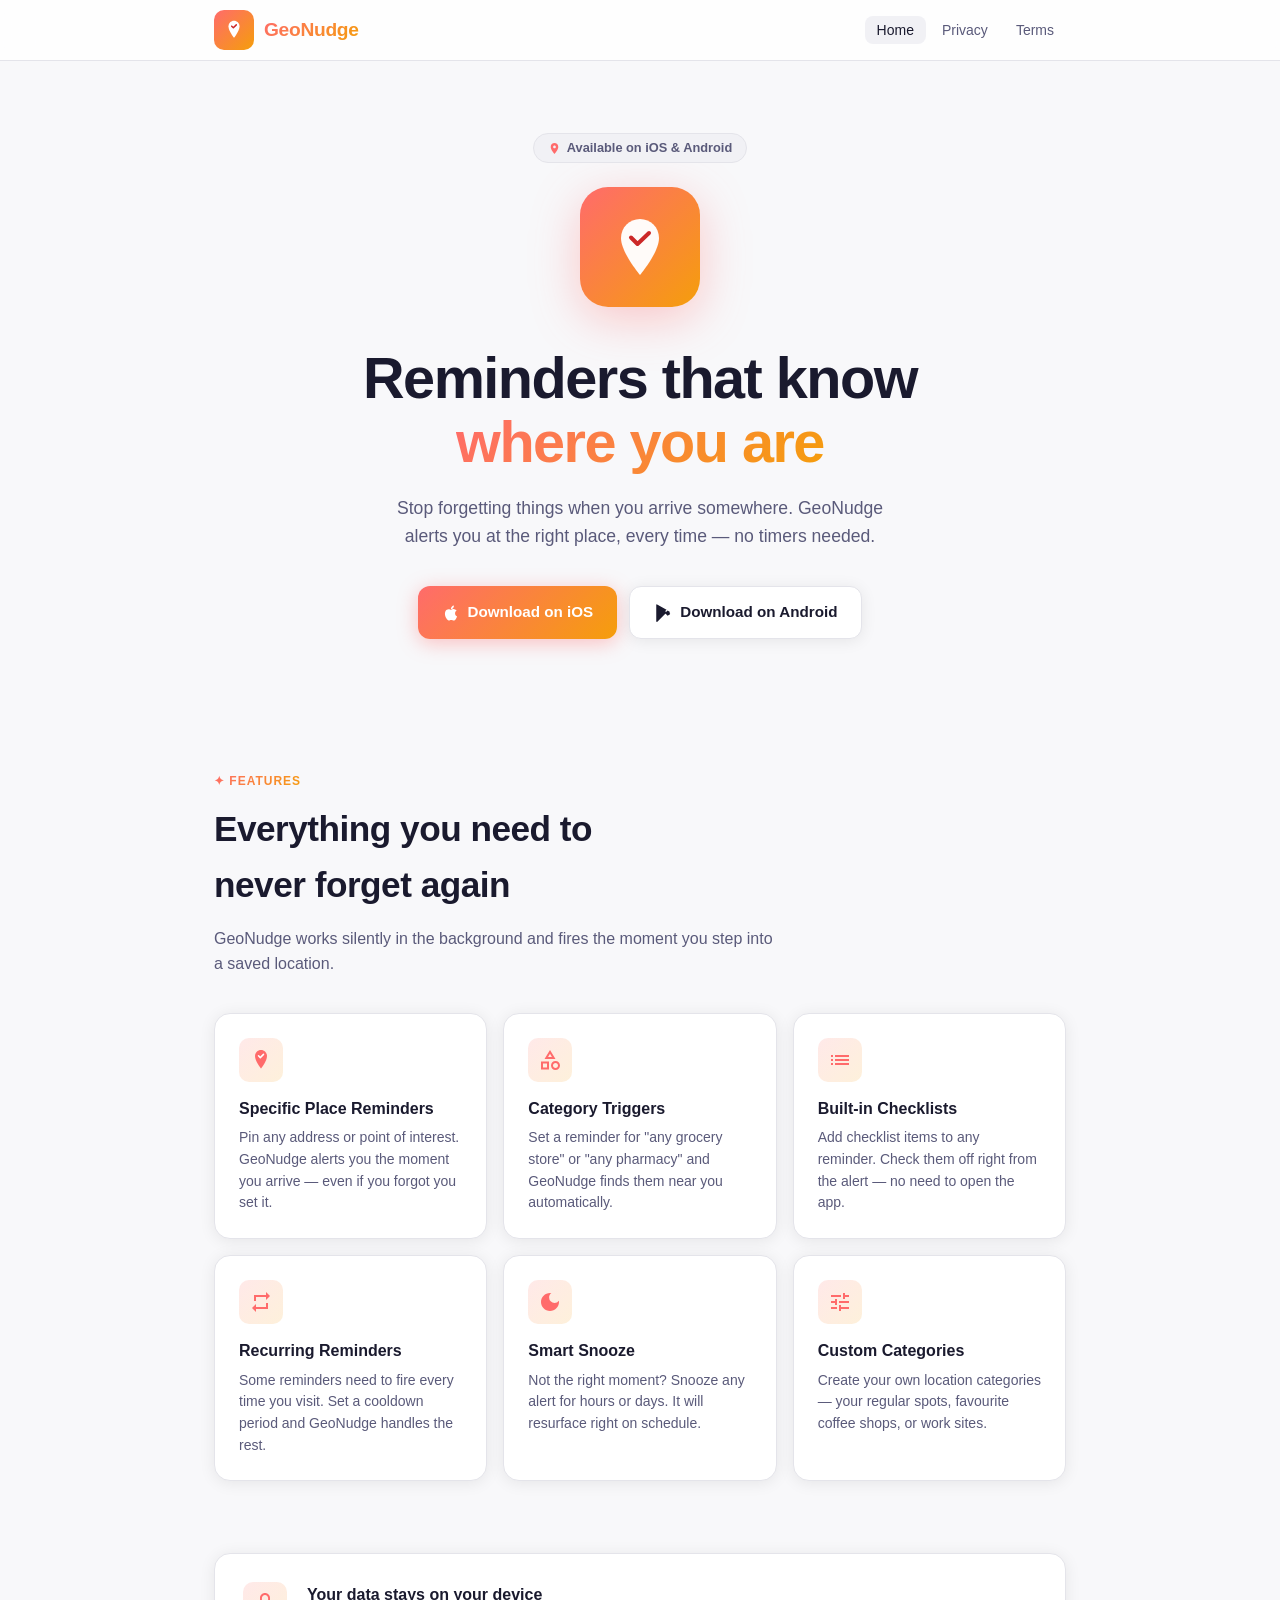
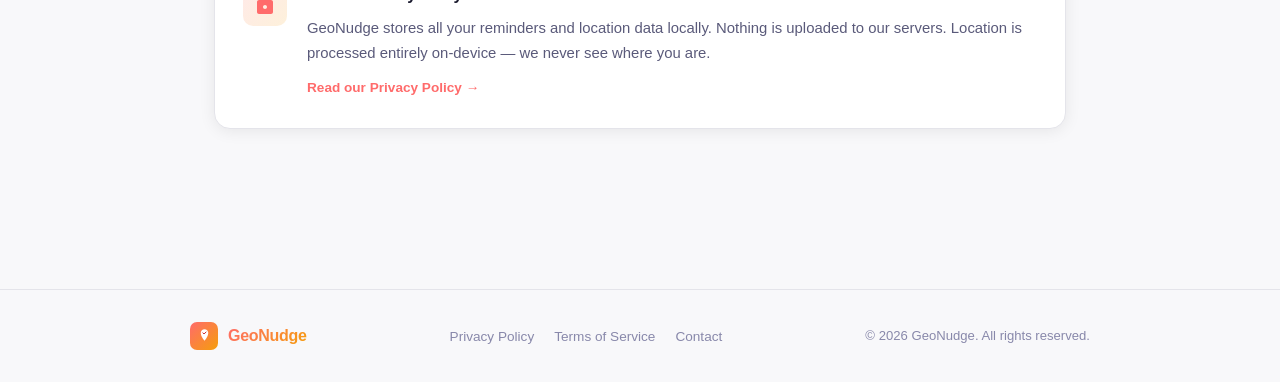
<file: index.html>
<!DOCTYPE html>
<html lang="en">
<head>
  <meta charset="UTF-8" />
  <meta name="viewport" content="width=device-width, initial-scale=1.0" />
  <title>GeoNudge — Location-Based Reminders</title>
  <meta name="description" content="GeoNudge reminds you of the right things at the right places. Set reminders tied to locations and never forget something again." />
  <link rel="stylesheet" href="style.css" />
  <link rel="icon" type="image/png" href="icon.png" />
</head>
<body>

<!-- ── Nav ──────────────────────────────────────────────────────────────── -->
<nav>
  <div class="nav-inner">
    <a href="index.html" class="logo">
      <div class="logo-icon">
        <!-- Pin + checkmark — matches new app icon -->
        <svg width="22" height="22" viewBox="0 0 24 24" fill="none">
          <path d="M12 2C8.69 2 6 4.69 6 8c0 5.5 6 12.5 6 12.5S18 13.5 18 8c0-3.31-2.69-6-6-6z" fill="white"/>
          <path d="M9.5 7.8l1.8 1.8 3.2-3.2" stroke="#CC2828" stroke-width="1.6" stroke-linecap="round" stroke-linejoin="round"/>
        </svg>
      </div>
      <span class="logo-name">GeoNudge</span>
    </a>
    <ul class="nav-links">
      <li><a href="index.html" class="active">Home</a></li>
      <li><a href="privacy.html">Privacy</a></li>
      <li><a href="terms.html">Terms</a></li>
    </ul>
  </div>
</nav>

<!-- ── Hero ─────────────────────────────────────────────────────────────── -->
<div class="page">
  <div class="hero">
    <div class="hero-badge">
      <svg width="13" height="13" viewBox="0 0 24 24" fill="#FF6B6B"><path d="M12 2C8.13 2 5 5.13 5 9c0 5.25 7 13 7 13s7-7.75 7-13c0-3.87-3.13-7-7-7zm0 9.5c-1.38 0-2.5-1.12-2.5-2.5s1.12-2.5 2.5-2.5 2.5 1.12 2.5 2.5-1.12 2.5-2.5 2.5z"/></svg>
      Available on iOS &amp; Android
    </div>

    <div class="app-icon-wrap">
      <!-- Large hero pin + checkmark -->
      <svg viewBox="0 0 64 64" fill="none" xmlns="http://www.w3.org/2000/svg">
        <path d="M32 4C21.5 4 13 12.5 13 23c0 14.5 19 37 19 37s19-22.5 19-37C51 12.5 42.5 4 32 4z" fill="white" opacity="0.97"/>
        <path d="M23 22.5l6.5 6.5 11.5-11" stroke="#CC2828" stroke-width="4" stroke-linecap="round" stroke-linejoin="round"/>
      </svg>
    </div>

    <h1>Reminders that know<br><span class="grad-text">where you are</span></h1>
    <p>Stop forgetting things when you arrive somewhere. GeoNudge alerts you at the right place, every time — no timers needed.</p>

    <div class="btn-group">
      <a href="#" class="btn btn-primary">
        <svg width="18" height="18" viewBox="0 0 24 24" fill="none"><path d="M18.71 19.5c-.83 1.24-1.71 2.45-3.05 2.47-1.34.03-1.77-.79-3.29-.79-1.53 0-2 .77-3.27.82-1.31.05-2.3-1.32-3.14-2.53C4.25 17 2.94 12.45 4.7 9.39c.87-1.52 2.43-2.48 4.12-2.51 1.28-.02 2.5.87 3.29.87.78 0 2.26-1.07 3.8-.91.65.03 2.47.26 3.64 1.98-.09.06-2.17 1.28-2.15 3.81.03 3.02 2.65 4.03 2.68 4.04-.03.07-.42 1.44-1.38 2.83M13 3.5c.73-.83 1.94-1.46 2.94-1.5.13 1.17-.34 2.35-1.04 3.19-.69.85-1.83 1.51-2.95 1.42-.15-1.15.41-2.35 1.05-3.11z" fill="white"/></svg>
        Download on iOS
      </a>
      <a href="#" class="btn btn-outline">
        <svg width="18" height="18" viewBox="0 0 24 24" fill="none"><path d="M3.18 23.76c.3.17.63.24.97.2l12.59-12.59L13.07 7.7 3.18 23.76zM20.9 10.24L18.1 8.62l-3.44 3.44 3.44 3.44 2.81-1.62c.8-.46.8-1.18-.01-1.64zM3 1.2v.01L13.07 11.3l3.67-3.67L4.14.83C3.76.6 3.34.57 3 .77V1.2zM3.18.24C3.07.3 3 .43 3 .59v22.82c0 .16.07.29.18.35l12.85-11.76L3.18.24z" fill="currentColor"/></svg>
        Download on Android
      </a>
    </div>
  </div>

  <!-- ── Features ─────────────────────────────────────────────────────────── -->
  <div class="section">
    <div class="section-label">✦ Features</div>
    <h2>Everything you need to<br>never forget again</h2>
    <p>GeoNudge works silently in the background and fires the moment you step into a saved location.</p>

    <div class="feature-grid">
      <div class="feature-card">
        <div class="feature-icon">
          <!-- Location pin with checkmark -->
          <svg width="24" height="24" viewBox="0 0 24 24" fill="none">
            <path d="M12 2C8.69 2 6 4.69 6 8c0 5.5 6 12.5 6 12.5S18 13.5 18 8c0-3.31-2.69-6-6-6z" fill="#FF6B6B"/>
            <path d="M9.5 7.8l1.8 1.8 3.2-3.2" stroke="white" stroke-width="1.5" stroke-linecap="round" stroke-linejoin="round"/>
          </svg>
        </div>
        <h3>Specific Place Reminders</h3>
        <p>Pin any address or point of interest. GeoNudge alerts you the moment you arrive — even if you forgot you set it.</p>
      </div>
      <div class="feature-card">
        <div class="feature-icon">
          <!-- Category grid -->
          <svg width="24" height="24" viewBox="0 0 24 24" fill="#FF6B6B">
            <path d="M12 2l-5.5 9h11L12 2zm0 3.84L13.93 9h-3.87L12 5.84zM17.5 13c-2.49 0-4.5 2.01-4.5 4.5S15.01 22 17.5 22 22 19.99 22 17.5 19.99 13 17.5 13zm0 7c-1.38 0-2.5-1.12-2.5-2.5s1.12-2.5 2.5-2.5 2.5 1.12 2.5 2.5-1.12 2.5-2.5 2.5zM3 21.5h8v-8H3v8zm2-6h4v4H5v-4z"/>
          </svg>
        </div>
        <h3>Category Triggers</h3>
        <p>Set a reminder for "any grocery store" or "any pharmacy" and GeoNudge finds them near you automatically.</p>
      </div>
      <div class="feature-card">
        <div class="feature-icon">
          <!-- Checklist -->
          <svg width="24" height="24" viewBox="0 0 24 24" fill="#FF6B6B">
            <path d="M3 13h2v-2H3v2zm0 4h2v-2H3v2zm0-8h2V7H3v2zm4 4h14v-2H7v2zm0 4h14v-2H7v2zM7 7v2h14V7H7z"/>
          </svg>
        </div>
        <h3>Built-in Checklists</h3>
        <p>Add checklist items to any reminder. Check them off right from the alert — no need to open the app.</p>
      </div>
      <div class="feature-card">
        <div class="feature-icon">
          <!-- Repeat arrows -->
          <svg width="24" height="24" viewBox="0 0 24 24" fill="#FF6B6B">
            <path d="M7 7h10v3l4-4-4-4v3H5v6h2V7zm10 10H7v-3l-4 4 4 4v-3h12v-6h-2v4z"/>
          </svg>
        </div>
        <h3>Recurring Reminders</h3>
        <p>Some reminders need to fire every time you visit. Set a cooldown period and GeoNudge handles the rest.</p>
      </div>
      <div class="feature-card">
        <div class="feature-icon">
          <!-- Bedtime moon -->
          <svg width="24" height="24" viewBox="0 0 24 24" fill="#FF6B6B">
            <path d="M12 3c-4.97 0-9 4.03-9 9s4.03 9 9 9 9-4.03 9-9c0-.46-.04-.92-.1-1.36a5.39 5.39 0 0 1-4.4 2.26 5.4 5.4 0 0 1-5.4-5.4c0-1.81.89-3.42 2.26-4.4-.44-.06-.9-.1-1.36-.1z"/>
          </svg>
        </div>
        <h3>Smart Snooze</h3>
        <p>Not the right moment? Snooze any alert for hours or days. It will resurface right on schedule.</p>
      </div>
      <div class="feature-card">
        <div class="feature-icon">
          <!-- Tune / sliders -->
          <svg width="24" height="24" viewBox="0 0 24 24" fill="#FF6B6B">
            <path d="M3 17v2h6v-2H3zM3 5v2h10V5H3zm10 16v-2h8v-2h-8v-2h-2v6h2zM7 9v2H3v2h4v2h2V9H7zm14 4v-2H11v2h10zm-6-4h2V7h4V5h-4V3h-2v6z"/>
          </svg>
        </div>
        <h3>Custom Categories</h3>
        <p>Create your own location categories — your regular spots, favourite coffee shops, or work sites.</p>
      </div>
    </div>
  </div>

  <!-- ── Privacy callout ───────────────────────────────────────────────────── -->
  <div class="section">
    <div class="feature-card" style="display:flex; gap:20px; align-items:flex-start; padding:28px;">
      <div style="flex-shrink:0; width:44px; height:44px; border-radius:10px; background:linear-gradient(135deg,rgba(255,107,107,.15),rgba(245,158,11,.15)); display:flex; align-items:center; justify-content:center;">
        <svg width="24" height="24" viewBox="0 0 24 24" fill="#FF6B6B">
          <path d="M18 8h-1V6c0-2.76-2.24-5-5-5S7 3.24 7 6v2H6c-1.1 0-2 .9-2 2v10c0 1.1.9 2 2 2h12c1.1 0 2-.9 2-2V10c0-1.1-.9-2-2-2zm-6 9c-1.1 0-2-.9-2-2s.9-2 2-2 2 .9 2 2-.9 2-2 2zm3.1-9H8.9V6c0-1.71 1.39-3.1 3.1-3.1 1.71 0 3.1 1.39 3.1 3.1v2z"/>
        </svg>
      </div>
      <div>
        <h3 style="margin-bottom:8px;">Your data stays on your device</h3>
        <p style="color:var(--text-2); font-size:.93rem; line-height:1.65;">
          GeoNudge stores all your reminders and location data locally. Nothing is uploaded to our servers. Location is processed entirely on-device — we never see where you are.
        </p>
        <a href="privacy.html" style="display:inline-block; margin-top:12px; font-size:.85rem; font-weight:600; color:var(--red); text-decoration:none;">Read our Privacy Policy →</a>
      </div>
    </div>
  </div>

</div><!-- /page -->

<!-- ── Footer ────────────────────────────────────────────────────────────── -->
<footer>
  <div class="footer-inner">
    <a href="index.html" class="logo">
      <div class="logo-icon" style="width:28px;height:28px;border-radius:7px;">
        <svg width="15" height="15" viewBox="0 0 24 24" fill="none">
          <path d="M12 2C8.69 2 6 4.69 6 8c0 5.5 6 12.5 6 12.5S18 13.5 18 8c0-3.31-2.69-6-6-6z" fill="white"/>
          <path d="M9.5 7.8l1.8 1.8 3.2-3.2" stroke="#CC2828" stroke-width="1.6" stroke-linecap="round" stroke-linejoin="round"/>
        </svg>
      </div>
      <span class="logo-name" style="font-size:1rem;">GeoNudge</span>
    </a>
    <ul class="footer-links">
      <li><a href="privacy.html">Privacy Policy</a></li>
      <li><a href="terms.html">Terms of Service</a></li>
      <li><a href="mailto:hello@geonudge.app">Contact</a></li>
    </ul>
    <p class="footer-copy">&copy; 2026 GeoNudge. All rights reserved.</p>
  </div>
</footer>

</body>
</html>
</file>
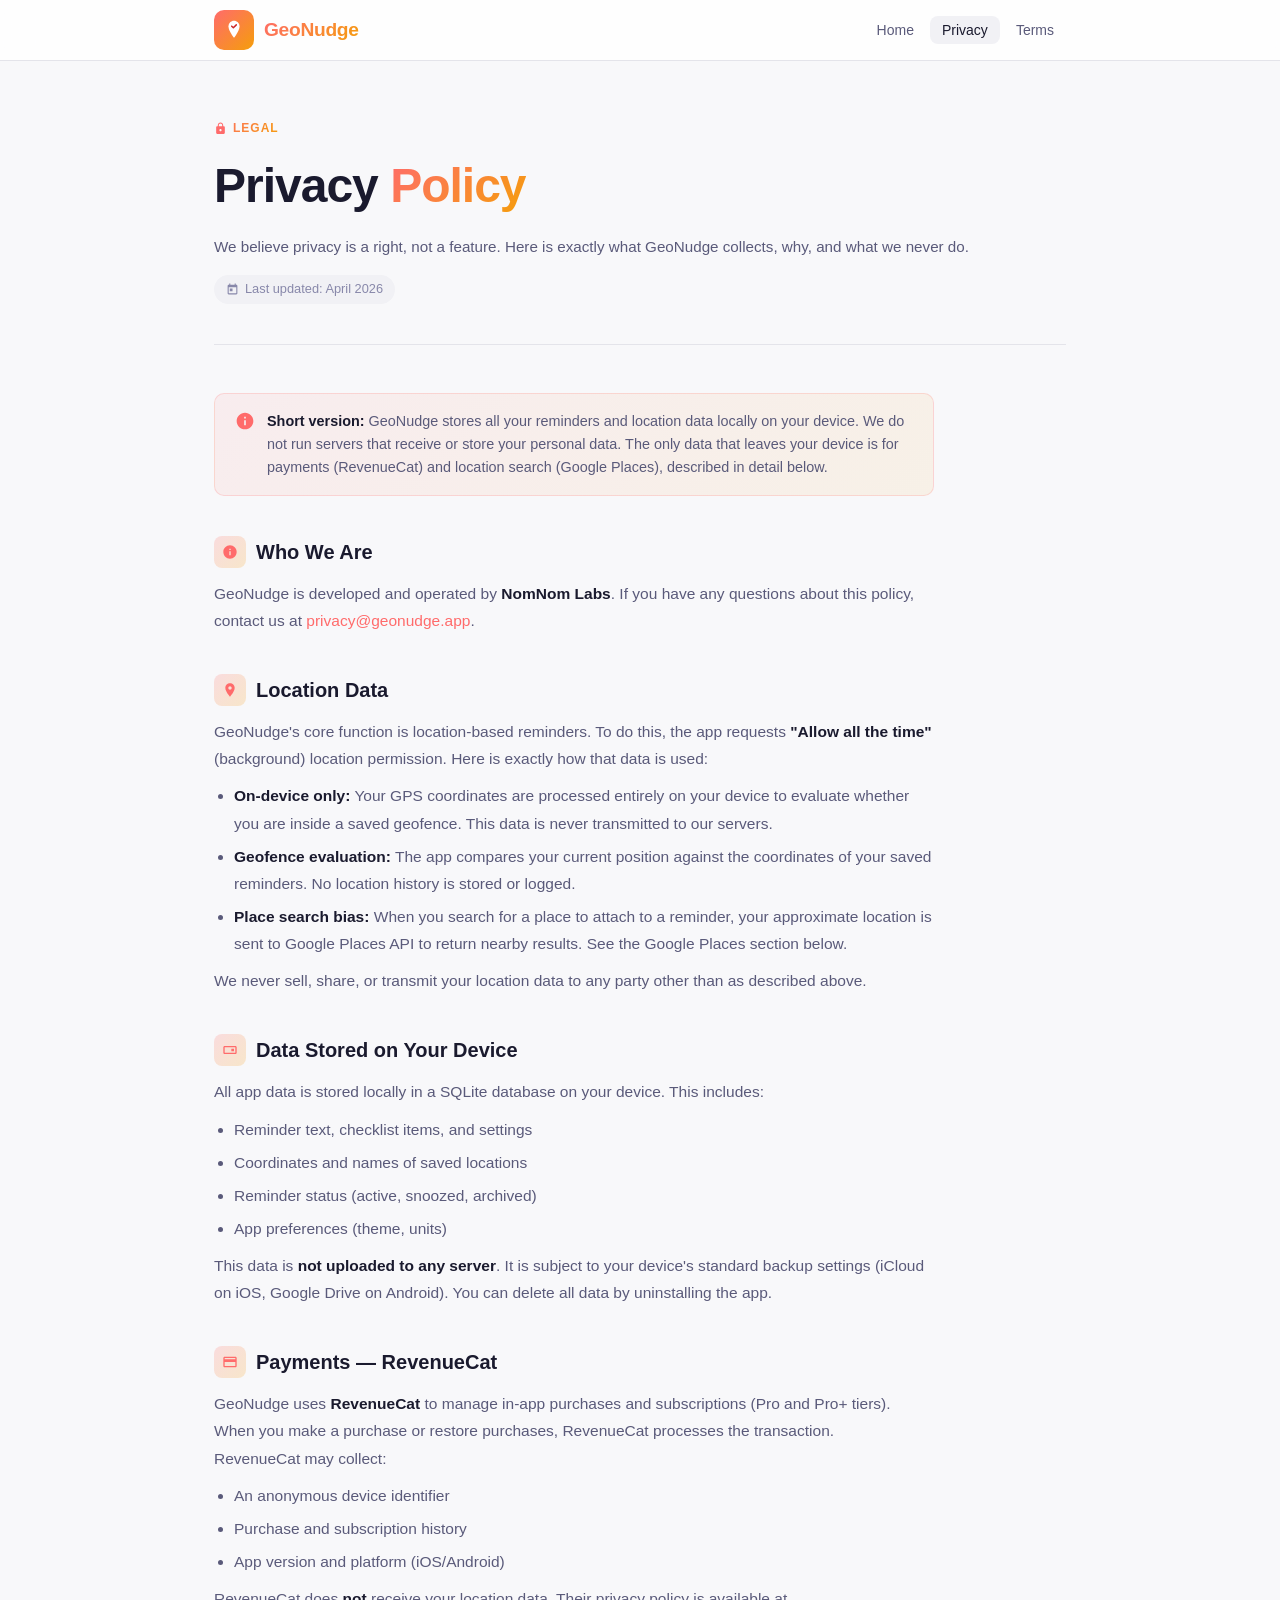
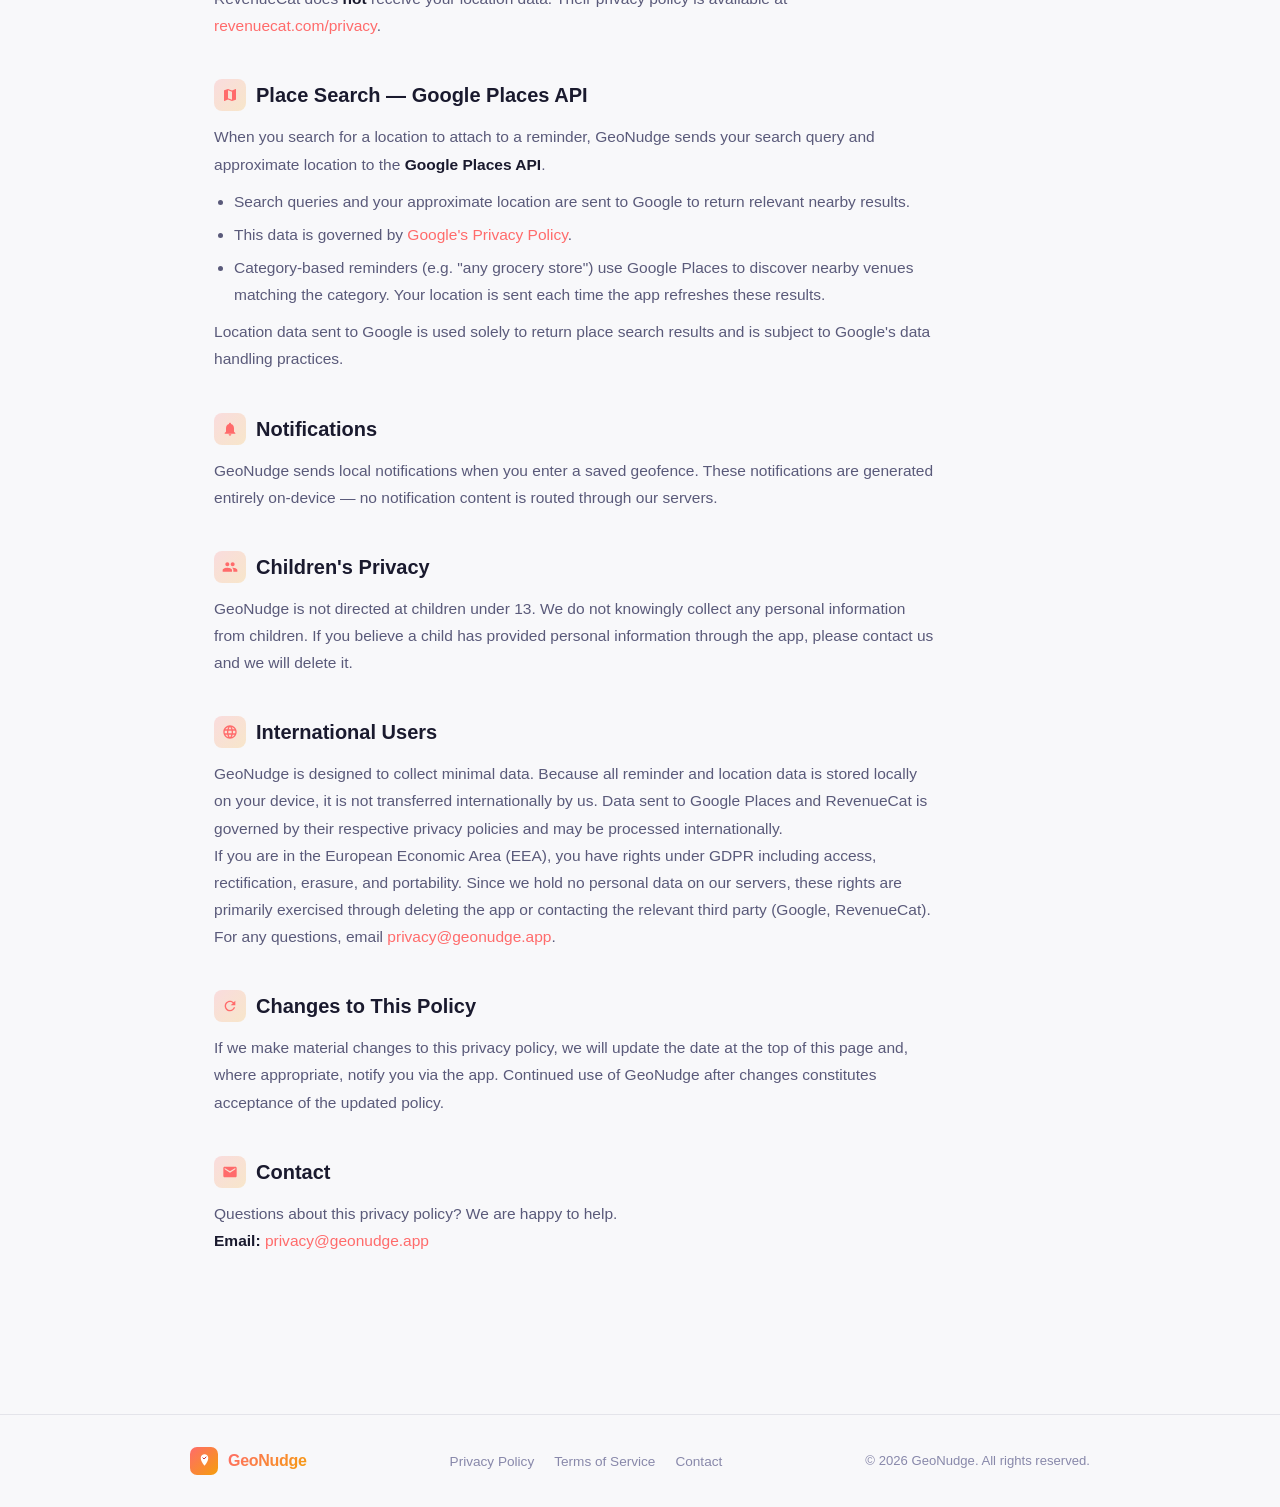
<file: privacy.html>
<!DOCTYPE html>
<html lang="en">
<head>
  <meta charset="UTF-8" />
  <meta name="viewport" content="width=device-width, initial-scale=1.0" />
  <title>Privacy Policy — GeoNudge</title>
  <meta name="description" content="GeoNudge Privacy Policy — how we handle your data, location information, and third-party services." />
  <link rel="stylesheet" href="style.css" />
  <link rel="icon" type="image/png" href="icon.png" />
</head>
<body>

<!-- ── Nav ──────────────────────────────────────────────────────────────── -->
<nav>
  <div class="nav-inner">
    <a href="index.html" class="logo">
      <div class="logo-icon">
        <svg width="22" height="22" viewBox="0 0 24 24" fill="none">
          <path d="M12 2C8.69 2 6 4.69 6 8c0 5.5 6 12.5 6 12.5S18 13.5 18 8c0-3.31-2.69-6-6-6z" fill="white"/>
          <path d="M9.5 7.8l1.8 1.8 3.2-3.2" stroke="#CC2828" stroke-width="1.6" stroke-linecap="round" stroke-linejoin="round"/>
        </svg>
      </div>
      <span class="logo-name">GeoNudge</span>
    </a>
    <ul class="nav-links">
      <li><a href="index.html">Home</a></li>
      <li><a href="privacy.html" class="active">Privacy</a></li>
      <li><a href="terms.html">Terms</a></li>
    </ul>
  </div>
</nav>

<!-- ── Content ───────────────────────────────────────────────────────────── -->
<div class="page">

  <div class="prose-hero">
    <div class="section-label">
      <svg width="13" height="13" viewBox="0 0 24 24" fill="#FF6B6B"><path d="M18 8h-1V6c0-2.76-2.24-5-5-5S7 3.24 7 6v2H6c-1.1 0-2 .9-2 2v10c0 1.1.9 2 2 2h12c1.1 0 2-.9 2-2V10c0-1.1-.9-2-2-2zm-6 9c-1.1 0-2-.9-2-2s.9-2 2-2 2 .9 2 2-.9 2-2 2zm3.1-9H8.9V6c0-1.71 1.39-3.1 3.1-3.1 1.71 0 3.1 1.39 3.1 3.1v2z"/></svg>
      Legal
    </div>
    <h1>Privacy <span class="grad-text">Policy</span></h1>
    <p>We believe privacy is a right, not a feature. Here is exactly what GeoNudge collects, why, and what we never do.</p>
    <div class="updated">
      <svg width="13" height="13" viewBox="0 0 24 24" fill="currentColor"><path d="M19 3h-1V1h-2v2H8V1H6v2H5c-1.11 0-2 .9-2 2v14c0 1.1.89 2 2 2h14c1.1 0 2-.9 2-2V5c0-1.1-.9-2-2-2zm0 16H5V8h14v11zM7 10h5v5H7z"/></svg>
      Last updated: April 2026
    </div>
  </div>

  <div class="prose">

    <div class="info-box">
      <span class="info-icon">
        <svg width="20" height="20" viewBox="0 0 24 24" fill="#FF6B6B"><path d="M12 2C6.48 2 2 6.48 2 12s4.48 10 10 10 10-4.48 10-10S17.52 2 12 2zm1 15h-2v-6h2v6zm0-8h-2V7h2v2z"/></svg>
      </span>
      <span><strong>Short version:</strong> GeoNudge stores all your reminders and location data locally on your device. We do not run servers that receive or store your personal data. The only data that leaves your device is for payments (RevenueCat) and location search (Google Places), described in detail below.</span>
    </div>

    <h2>
      <span class="h-icon">
        <svg width="16" height="16" viewBox="0 0 24 24" fill="#FF6B6B"><path d="M12 2C6.48 2 2 6.48 2 12s4.48 10 10 10 10-4.48 10-10S17.52 2 12 2zm1 15h-2v-6h2v6zm0-8h-2V7h2v2z"/></svg>
      </span>
      Who We Are
    </h2>
    <p>GeoNudge is developed and operated by <strong>NomNom Labs</strong>. If you have any questions about this policy, contact us at <a href="mailto:privacy@geonudge.app">privacy@geonudge.app</a>.</p>

    <h2>
      <span class="h-icon">
        <svg width="16" height="16" viewBox="0 0 24 24" fill="#FF6B6B"><path d="M12 2C8.13 2 5 5.13 5 9c0 5.25 7 13 7 13s7-7.75 7-13c0-3.87-3.13-7-7-7zm0 9.5c-1.38 0-2.5-1.12-2.5-2.5s1.12-2.5 2.5-2.5 2.5 1.12 2.5 2.5-1.12 2.5-2.5 2.5z"/></svg>
      </span>
      Location Data
    </h2>
    <p>GeoNudge's core function is location-based reminders. To do this, the app requests <strong>"Allow all the time"</strong> (background) location permission. Here is exactly how that data is used:</p>
    <ul>
      <li><strong>On-device only:</strong> Your GPS coordinates are processed entirely on your device to evaluate whether you are inside a saved geofence. This data is never transmitted to our servers.</li>
      <li><strong>Geofence evaluation:</strong> The app compares your current position against the coordinates of your saved reminders. No location history is stored or logged.</li>
      <li><strong>Place search bias:</strong> When you search for a place to attach to a reminder, your approximate location is sent to Google Places API to return nearby results. See the Google Places section below.</li>
    </ul>
    <p>We never sell, share, or transmit your location data to any party other than as described above.</p>

    <h2>
      <span class="h-icon">
        <svg width="16" height="16" viewBox="0 0 24 24" fill="#FF6B6B"><path d="M20 6H4c-1.1 0-2 .9-2 2v8c0 1.1.9 2 2 2h16c1.1 0 2-.9 2-2V8c0-1.1-.9-2-2-2zm0 10H4V8h16v8zm-2-2h-4v-4h4v4z"/></svg>
      </span>
      Data Stored on Your Device
    </h2>
    <p>All app data is stored locally in a SQLite database on your device. This includes:</p>
    <ul>
      <li>Reminder text, checklist items, and settings</li>
      <li>Coordinates and names of saved locations</li>
      <li>Reminder status (active, snoozed, archived)</li>
      <li>App preferences (theme, units)</li>
    </ul>
    <p>This data is <strong>not uploaded to any server</strong>. It is subject to your device's standard backup settings (iCloud on iOS, Google Drive on Android). You can delete all data by uninstalling the app.</p>

    <h2>
      <span class="h-icon">
        <svg width="16" height="16" viewBox="0 0 24 24" fill="#FF6B6B"><path d="M20 4H4c-1.11 0-2 .89-2 2v12c0 1.11.89 2 2 2h16c1.11 0 2-.89 2-2V6c0-1.11-.89-2-2-2zm0 14H4v-6h16v6zm0-10H4V6h16v2z"/></svg>
      </span>
      Payments — RevenueCat
    </h2>
    <p>GeoNudge uses <strong>RevenueCat</strong> to manage in-app purchases and subscriptions (Pro and Pro+ tiers). When you make a purchase or restore purchases, RevenueCat processes the transaction.</p>
    <p>RevenueCat may collect:</p>
    <ul>
      <li>An anonymous device identifier</li>
      <li>Purchase and subscription history</li>
      <li>App version and platform (iOS/Android)</li>
    </ul>
    <p>RevenueCat does <strong>not</strong> receive your location data. Their privacy policy is available at <a href="https://www.revenuecat.com/privacy" target="_blank" rel="noopener">revenuecat.com/privacy</a>.</p>

    <h2>
      <span class="h-icon">
        <svg width="16" height="16" viewBox="0 0 24 24" fill="#FF6B6B"><path d="M20.5 3l-.16.03L15 5.1 9 3 3.36 4.9c-.21.07-.36.25-.36.48V20.5c0 .28.22.5.5.5l.16-.03L9 18.9l6 2.1 5.64-1.9c.21-.07.36-.25.36-.48V3.5c0-.28-.22-.5-.5-.5zM15 19l-6-2.11V5l6 2.11V19z"/></svg>
      </span>
      Place Search — Google Places API
    </h2>
    <p>When you search for a location to attach to a reminder, GeoNudge sends your search query and approximate location to the <strong>Google Places API</strong>.</p>
    <ul>
      <li>Search queries and your approximate location are sent to Google to return relevant nearby results.</li>
      <li>This data is governed by <a href="https://policies.google.com/privacy" target="_blank" rel="noopener">Google's Privacy Policy</a>.</li>
      <li>Category-based reminders (e.g. "any grocery store") use Google Places to discover nearby venues matching the category. Your location is sent each time the app refreshes these results.</li>
    </ul>
    <p>Location data sent to Google is used solely to return place search results and is subject to Google's data handling practices.</p>

    <h2>
      <span class="h-icon">
        <svg width="16" height="16" viewBox="0 0 24 24" fill="#FF6B6B"><path d="M12 22c1.1 0 2-.9 2-2h-4c0 1.1.9 2 2 2zm6-6v-5c0-3.07-1.64-5.64-4.5-6.32V4c0-.83-.67-1.5-1.5-1.5s-1.5.67-1.5 1.5v.68C7.63 5.36 6 7.92 6 11v5l-2 2v1h16v-1l-2-2z"/></svg>
      </span>
      Notifications
    </h2>
    <p>GeoNudge sends local notifications when you enter a saved geofence. These notifications are generated entirely on-device — no notification content is routed through our servers.</p>

    <h2>
      <span class="h-icon">
        <svg width="16" height="16" viewBox="0 0 24 24" fill="#FF6B6B"><path d="M16 11c1.66 0 2.99-1.34 2.99-3S17.66 5 16 5c-1.66 0-3 1.34-3 3s1.34 3 3 3zm-8 0c1.66 0 2.99-1.34 2.99-3S9.66 5 8 5C6.34 5 5 6.34 5 8s1.34 3 3 3zm0 2c-2.33 0-7 1.17-7 3.5V19h14v-2.5c0-2.33-4.67-3.5-7-3.5zm8 0c-.29 0-.62.02-.97.05 1.16.84 1.97 1.97 1.97 3.45V19h6v-2.5c0-2.33-4.67-3.5-7-3.5z"/></svg>
      </span>
      Children's Privacy
    </h2>
    <p>GeoNudge is not directed at children under 13. We do not knowingly collect any personal information from children. If you believe a child has provided personal information through the app, please contact us and we will delete it.</p>

    <h2>
      <span class="h-icon">
        <svg width="16" height="16" viewBox="0 0 24 24" fill="#FF6B6B"><path d="M11.99 2C6.47 2 2 6.48 2 12s4.47 10 9.99 10C17.52 22 22 17.52 22 12S17.52 2 11.99 2zm6.93 6h-2.95c-.32-1.25-.78-2.45-1.38-3.56 1.84.63 3.37 1.91 4.33 3.56zM12 4.04c.83 1.2 1.48 2.53 1.91 3.96h-3.82c.43-1.43 1.08-2.76 1.91-3.96zM4.26 14C4.1 13.36 4 12.69 4 12s.1-1.36.26-2h3.38c-.08.66-.14 1.32-.14 2s.06 1.34.14 2H4.26zm.82 2h2.95c.32 1.25.78 2.45 1.38 3.56-1.84-.63-3.37-1.9-4.33-3.56zm2.95-8H5.08c.96-1.66 2.49-2.93 4.33-3.56C8.81 5.55 8.35 6.75 8.03 8zM12 19.96c-.83-1.2-1.48-2.53-1.91-3.96h3.82c-.43 1.43-1.08 2.76-1.91 3.96zM14.34 14H9.66c-.09-.66-.16-1.32-.16-2s.07-1.35.16-2h4.68c.09.65.16 1.32.16 2s-.07 1.34-.16 2zm.25 5.56c.6-1.11 1.06-2.31 1.38-3.56h2.95c-.96 1.65-2.49 2.93-4.33 3.56zM16.36 14c.08-.66.14-1.32.14-2s-.06-1.34-.14-2h3.38c.16.64.26 1.31.26 2s-.1 1.36-.26 2h-3.38z"/></svg>
      </span>
      International Users
    </h2>
    <p>GeoNudge is designed to collect minimal data. Because all reminder and location data is stored locally on your device, it is not transferred internationally by us. Data sent to Google Places and RevenueCat is governed by their respective privacy policies and may be processed internationally.</p>
    <p>If you are in the European Economic Area (EEA), you have rights under GDPR including access, rectification, erasure, and portability. Since we hold no personal data on our servers, these rights are primarily exercised through deleting the app or contacting the relevant third party (Google, RevenueCat). For any questions, email <a href="mailto:privacy@geonudge.app">privacy@geonudge.app</a>.</p>

    <h2>
      <span class="h-icon">
        <svg width="16" height="16" viewBox="0 0 24 24" fill="#FF6B6B"><path d="M17.65 6.35C16.2 4.9 14.21 4 12 4c-4.42 0-7.99 3.58-7.99 8s3.57 8 7.99 8c3.73 0 6.84-2.55 7.73-6h-2.08c-.82 2.33-3.04 4-5.65 4-3.31 0-6-2.69-6-6s2.69-6 6-6c1.66 0 3.14.69 4.22 1.78L13 11h7V4l-2.35 2.35z"/></svg>
      </span>
      Changes to This Policy
    </h2>
    <p>If we make material changes to this privacy policy, we will update the date at the top of this page and, where appropriate, notify you via the app. Continued use of GeoNudge after changes constitutes acceptance of the updated policy.</p>

    <h2>
      <span class="h-icon">
        <svg width="16" height="16" viewBox="0 0 24 24" fill="#FF6B6B"><path d="M20 4H4c-1.1 0-2 .9-2 2v12c0 1.1.9 2 2 2h16c1.1 0 2-.9 2-2V6c0-1.1-.9-2-2-2zm0 4l-8 5-8-5V6l8 5 8-5v2z"/></svg>
      </span>
      Contact
    </h2>
    <p>Questions about this privacy policy? We are happy to help.</p>
    <p><strong>Email:</strong> <a href="mailto:privacy@geonudge.app">privacy@geonudge.app</a></p>

  </div>
</div>

<!-- ── Footer ────────────────────────────────────────────────────────────── -->
<footer>
  <div class="footer-inner">
    <a href="index.html" class="logo">
      <div class="logo-icon" style="width:28px;height:28px;border-radius:7px;">
        <svg width="15" height="15" viewBox="0 0 24 24" fill="none">
          <path d="M12 2C8.69 2 6 4.69 6 8c0 5.5 6 12.5 6 12.5S18 13.5 18 8c0-3.31-2.69-6-6-6z" fill="white"/>
          <path d="M9.5 7.8l1.8 1.8 3.2-3.2" stroke="#CC2828" stroke-width="1.6" stroke-linecap="round" stroke-linejoin="round"/>
        </svg>
      </div>
      <span class="logo-name" style="font-size:1rem;">GeoNudge</span>
    </a>
    <ul class="footer-links">
      <li><a href="privacy.html">Privacy Policy</a></li>
      <li><a href="terms.html">Terms of Service</a></li>
      <li><a href="mailto:hello@geonudge.app">Contact</a></li>
    </ul>
    <p class="footer-copy">&copy; 2026 GeoNudge. All rights reserved.</p>
  </div>
</footer>

</body>
</html>
</file>
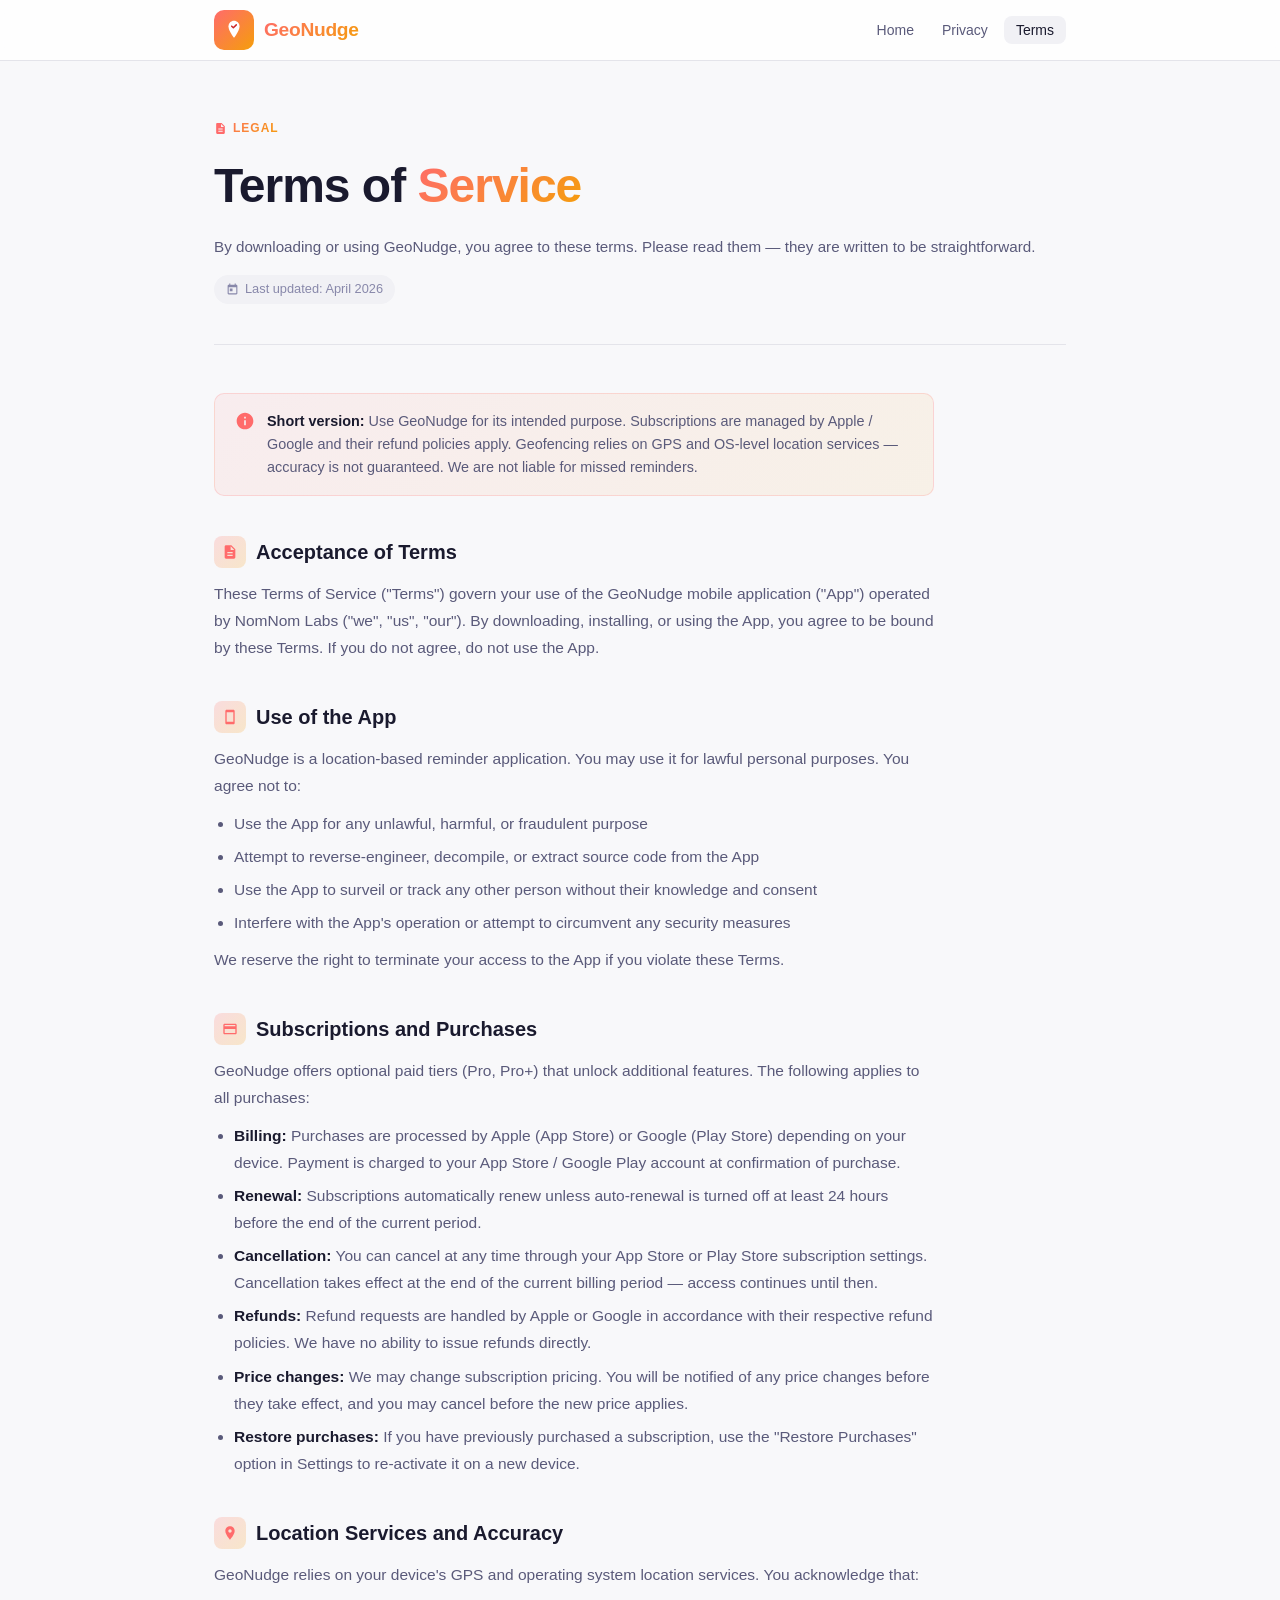
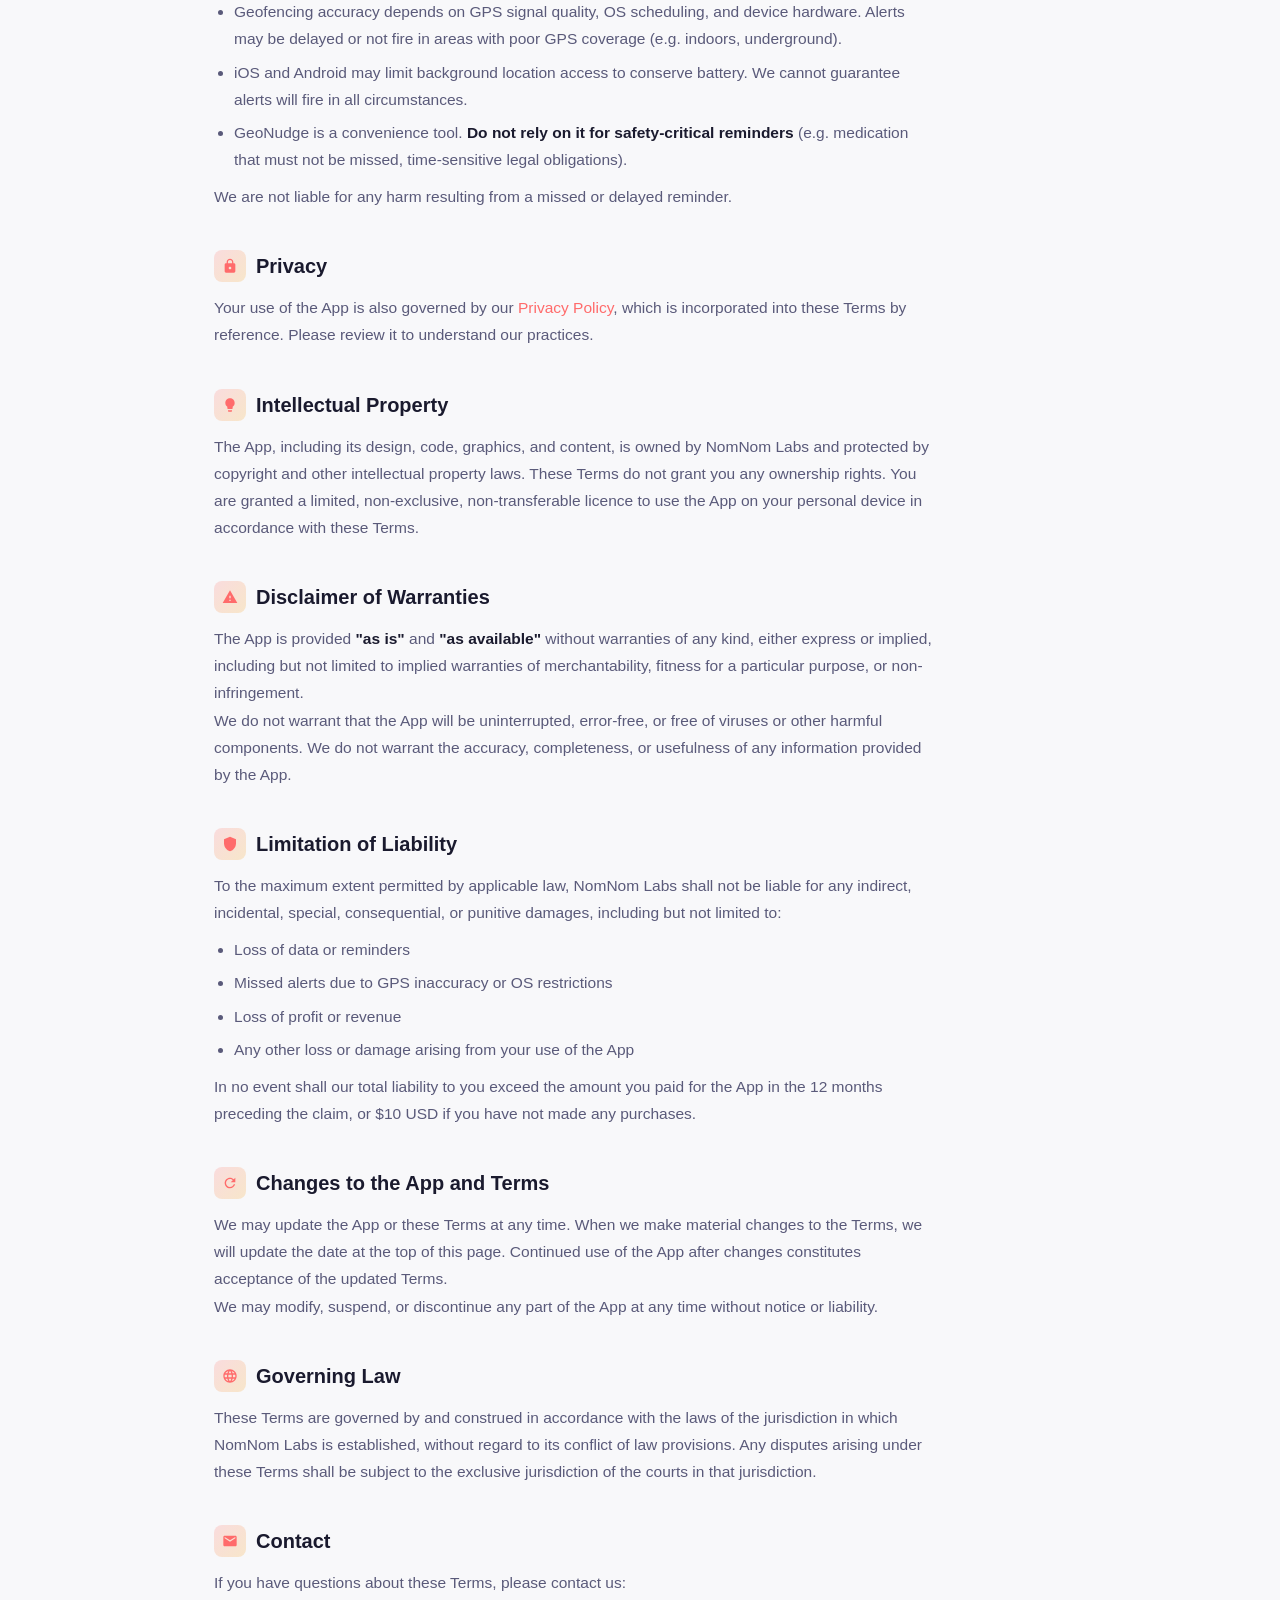
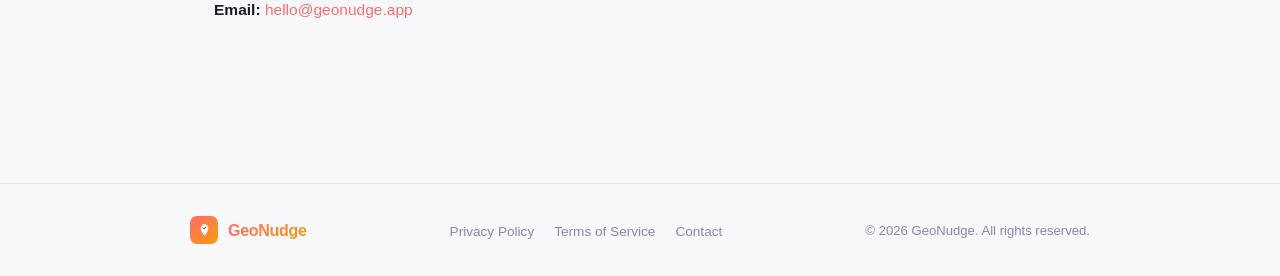
<file: terms.html>
<!DOCTYPE html>
<html lang="en">
<head>
  <meta charset="UTF-8" />
  <meta name="viewport" content="width=device-width, initial-scale=1.0" />
  <title>Terms of Service — GeoNudge</title>
  <meta name="description" content="GeoNudge Terms of Service — subscription terms, limitations, and your rights as a user." />
  <link rel="stylesheet" href="style.css" />
  <link rel="icon" type="image/png" href="icon.png" />
</head>
<body>

<!-- ── Nav ──────────────────────────────────────────────────────────────── -->
<nav>
  <div class="nav-inner">
    <a href="index.html" class="logo">
      <div class="logo-icon">
        <svg width="22" height="22" viewBox="0 0 24 24" fill="none">
          <path d="M12 2C8.69 2 6 4.69 6 8c0 5.5 6 12.5 6 12.5S18 13.5 18 8c0-3.31-2.69-6-6-6z" fill="white"/>
          <path d="M9.5 7.8l1.8 1.8 3.2-3.2" stroke="#CC2828" stroke-width="1.6" stroke-linecap="round" stroke-linejoin="round"/>
        </svg>
      </div>
      <span class="logo-name">GeoNudge</span>
    </a>
    <ul class="nav-links">
      <li><a href="index.html">Home</a></li>
      <li><a href="privacy.html">Privacy</a></li>
      <li><a href="terms.html" class="active">Terms</a></li>
    </ul>
  </div>
</nav>

<!-- ── Content ───────────────────────────────────────────────────────────── -->
<div class="page">

  <div class="prose-hero">
    <div class="section-label">
      <svg width="13" height="13" viewBox="0 0 24 24" fill="#FF6B6B"><path d="M14 2H6c-1.1 0-2 .9-2 2v16c0 1.1.9 2 2 2h12c1.1 0 2-.9 2-2V8l-6-6zm2 16H8v-2h8v2zm0-4H8v-2h8v2zm-3-5V3.5L18.5 9H13z"/></svg>
      Legal
    </div>
    <h1>Terms of <span class="grad-text">Service</span></h1>
    <p>By downloading or using GeoNudge, you agree to these terms. Please read them — they are written to be straightforward.</p>
    <div class="updated">
      <svg width="13" height="13" viewBox="0 0 24 24" fill="currentColor"><path d="M19 3h-1V1h-2v2H8V1H6v2H5c-1.11 0-2 .9-2 2v14c0 1.1.89 2 2 2h14c1.1 0 2-.9 2-2V5c0-1.1-.9-2-2-2zm0 16H5V8h14v11zM7 10h5v5H7z"/></svg>
      Last updated: April 2026
    </div>
  </div>

  <div class="prose">

    <div class="info-box">
      <span class="info-icon">
        <svg width="20" height="20" viewBox="0 0 24 24" fill="#FF6B6B"><path d="M12 2C6.48 2 2 6.48 2 12s4.48 10 10 10 10-4.48 10-10S17.52 2 12 2zm1 15h-2v-6h2v6zm0-8h-2V7h2v2z"/></svg>
      </span>
      <span><strong>Short version:</strong> Use GeoNudge for its intended purpose. Subscriptions are managed by Apple / Google and their refund policies apply. Geofencing relies on GPS and OS-level location services — accuracy is not guaranteed. We are not liable for missed reminders.</span>
    </div>

    <h2>
      <span class="h-icon">
        <svg width="16" height="16" viewBox="0 0 24 24" fill="#FF6B6B"><path d="M14 2H6c-1.1 0-2 .9-2 2v16c0 1.1.9 2 2 2h12c1.1 0 2-.9 2-2V8l-6-6zm2 16H8v-2h8v2zm0-4H8v-2h8v2zm-3-5V3.5L18.5 9H13z"/></svg>
      </span>
      Acceptance of Terms
    </h2>
    <p>These Terms of Service ("Terms") govern your use of the GeoNudge mobile application ("App") operated by NomNom Labs ("we", "us", "our"). By downloading, installing, or using the App, you agree to be bound by these Terms. If you do not agree, do not use the App.</p>

    <h2>
      <span class="h-icon">
        <svg width="16" height="16" viewBox="0 0 24 24" fill="#FF6B6B"><path d="M17 1.01L7 1c-1.1 0-2 .9-2 2v18c0 1.1.9 2 2 2h10c1.1 0 2-.9 2-2V3c0-1.1-.9-1.99-2-1.99zM17 19H7V5h10v14z"/></svg>
      </span>
      Use of the App
    </h2>
    <p>GeoNudge is a location-based reminder application. You may use it for lawful personal purposes. You agree not to:</p>
    <ul>
      <li>Use the App for any unlawful, harmful, or fraudulent purpose</li>
      <li>Attempt to reverse-engineer, decompile, or extract source code from the App</li>
      <li>Use the App to surveil or track any other person without their knowledge and consent</li>
      <li>Interfere with the App's operation or attempt to circumvent any security measures</li>
    </ul>
    <p>We reserve the right to terminate your access to the App if you violate these Terms.</p>

    <h2>
      <span class="h-icon">
        <svg width="16" height="16" viewBox="0 0 24 24" fill="#FF6B6B"><path d="M20 4H4c-1.11 0-2 .89-2 2v12c0 1.11.89 2 2 2h16c1.11 0 2-.89 2-2V6c0-1.11-.89-2-2-2zm0 14H4v-6h16v6zm0-10H4V6h16v2z"/></svg>
      </span>
      Subscriptions and Purchases
    </h2>
    <p>GeoNudge offers optional paid tiers (Pro, Pro+) that unlock additional features. The following applies to all purchases:</p>
    <ul>
      <li><strong>Billing:</strong> Purchases are processed by Apple (App Store) or Google (Play Store) depending on your device. Payment is charged to your App Store / Google Play account at confirmation of purchase.</li>
      <li><strong>Renewal:</strong> Subscriptions automatically renew unless auto-renewal is turned off at least 24 hours before the end of the current period.</li>
      <li><strong>Cancellation:</strong> You can cancel at any time through your App Store or Play Store subscription settings. Cancellation takes effect at the end of the current billing period — access continues until then.</li>
      <li><strong>Refunds:</strong> Refund requests are handled by Apple or Google in accordance with their respective refund policies. We have no ability to issue refunds directly.</li>
      <li><strong>Price changes:</strong> We may change subscription pricing. You will be notified of any price changes before they take effect, and you may cancel before the new price applies.</li>
      <li><strong>Restore purchases:</strong> If you have previously purchased a subscription, use the "Restore Purchases" option in Settings to re-activate it on a new device.</li>
    </ul>

    <h2>
      <span class="h-icon">
        <svg width="16" height="16" viewBox="0 0 24 24" fill="#FF6B6B"><path d="M12 2C8.13 2 5 5.13 5 9c0 5.25 7 13 7 13s7-7.75 7-13c0-3.87-3.13-7-7-7zm0 9.5c-1.38 0-2.5-1.12-2.5-2.5s1.12-2.5 2.5-2.5 2.5 1.12 2.5 2.5-1.12 2.5-2.5 2.5z"/></svg>
      </span>
      Location Services and Accuracy
    </h2>
    <p>GeoNudge relies on your device's GPS and operating system location services. You acknowledge that:</p>
    <ul>
      <li>Geofencing accuracy depends on GPS signal quality, OS scheduling, and device hardware. Alerts may be delayed or not fire in areas with poor GPS coverage (e.g. indoors, underground).</li>
      <li>iOS and Android may limit background location access to conserve battery. We cannot guarantee alerts will fire in all circumstances.</li>
      <li>GeoNudge is a convenience tool. <strong>Do not rely on it for safety-critical reminders</strong> (e.g. medication that must not be missed, time-sensitive legal obligations).</li>
    </ul>
    <p>We are not liable for any harm resulting from a missed or delayed reminder.</p>

    <h2>
      <span class="h-icon">
        <svg width="16" height="16" viewBox="0 0 24 24" fill="#FF6B6B"><path d="M18 8h-1V6c0-2.76-2.24-5-5-5S7 3.24 7 6v2H6c-1.1 0-2 .9-2 2v10c0 1.1.9 2 2 2h12c1.1 0 2-.9 2-2V10c0-1.1-.9-2-2-2zm-6 9c-1.1 0-2-.9-2-2s.9-2 2-2 2 .9 2 2-.9 2-2 2zm3.1-9H8.9V6c0-1.71 1.39-3.1 3.1-3.1 1.71 0 3.1 1.39 3.1 3.1v2z"/></svg>
      </span>
      Privacy
    </h2>
    <p>Your use of the App is also governed by our <a href="privacy.html">Privacy Policy</a>, which is incorporated into these Terms by reference. Please review it to understand our practices.</p>

    <h2>
      <span class="h-icon">
        <svg width="16" height="16" viewBox="0 0 24 24" fill="#FF6B6B"><path d="M9 21c0 .55.45 1 1 1h4c.55 0 1-.45 1-1v-1H9v1zm3-19C8.14 2 5 5.14 5 9c0 2.38 1.19 4.47 3 5.74V17c0 .55.45 1 1 1h6c.55 0 1-.45 1-1v-2.26c1.81-1.27 3-3.36 3-5.74 0-3.86-3.14-7-7-7z"/></svg>
      </span>
      Intellectual Property
    </h2>
    <p>The App, including its design, code, graphics, and content, is owned by NomNom Labs and protected by copyright and other intellectual property laws. These Terms do not grant you any ownership rights. You are granted a limited, non-exclusive, non-transferable licence to use the App on your personal device in accordance with these Terms.</p>

    <h2>
      <span class="h-icon">
        <svg width="16" height="16" viewBox="0 0 24 24" fill="#FF6B6B"><path d="M1 21h22L12 2 1 21zm12-3h-2v-2h2v2zm0-4h-2v-4h2v4z"/></svg>
      </span>
      Disclaimer of Warranties
    </h2>
    <p>The App is provided <strong>"as is"</strong> and <strong>"as available"</strong> without warranties of any kind, either express or implied, including but not limited to implied warranties of merchantability, fitness for a particular purpose, or non-infringement.</p>
    <p>We do not warrant that the App will be uninterrupted, error-free, or free of viruses or other harmful components. We do not warrant the accuracy, completeness, or usefulness of any information provided by the App.</p>

    <h2>
      <span class="h-icon">
        <svg width="16" height="16" viewBox="0 0 24 24" fill="#FF6B6B"><path d="M12 1L3 5v6c0 5.55 3.84 10.74 9 12 5.16-1.26 9-6.45 9-12V5l-9-4z"/></svg>
      </span>
      Limitation of Liability
    </h2>
    <p>To the maximum extent permitted by applicable law, NomNom Labs shall not be liable for any indirect, incidental, special, consequential, or punitive damages, including but not limited to:</p>
    <ul>
      <li>Loss of data or reminders</li>
      <li>Missed alerts due to GPS inaccuracy or OS restrictions</li>
      <li>Loss of profit or revenue</li>
      <li>Any other loss or damage arising from your use of the App</li>
    </ul>
    <p>In no event shall our total liability to you exceed the amount you paid for the App in the 12 months preceding the claim, or $10 USD if you have not made any purchases.</p>

    <h2>
      <span class="h-icon">
        <svg width="16" height="16" viewBox="0 0 24 24" fill="#FF6B6B"><path d="M17.65 6.35C16.2 4.9 14.21 4 12 4c-4.42 0-7.99 3.58-7.99 8s3.57 8 7.99 8c3.73 0 6.84-2.55 7.73-6h-2.08c-.82 2.33-3.04 4-5.65 4-3.31 0-6-2.69-6-6s2.69-6 6-6c1.66 0 3.14.69 4.22 1.78L13 11h7V4l-2.35 2.35z"/></svg>
      </span>
      Changes to the App and Terms
    </h2>
    <p>We may update the App or these Terms at any time. When we make material changes to the Terms, we will update the date at the top of this page. Continued use of the App after changes constitutes acceptance of the updated Terms.</p>
    <p>We may modify, suspend, or discontinue any part of the App at any time without notice or liability.</p>

    <h2>
      <span class="h-icon">
        <svg width="16" height="16" viewBox="0 0 24 24" fill="#FF6B6B"><path d="M11.99 2C6.47 2 2 6.48 2 12s4.47 10 9.99 10C17.52 22 22 17.52 22 12S17.52 2 11.99 2zm6.93 6h-2.95c-.32-1.25-.78-2.45-1.38-3.56 1.84.63 3.37 1.91 4.33 3.56zM12 4.04c.83 1.2 1.48 2.53 1.91 3.96h-3.82c.43-1.43 1.08-2.76 1.91-3.96zM4.26 14C4.1 13.36 4 12.69 4 12s.1-1.36.26-2h3.38c-.08.66-.14 1.32-.14 2s.06 1.34.14 2H4.26zm.82 2h2.95c.32 1.25.78 2.45 1.38 3.56-1.84-.63-3.37-1.9-4.33-3.56zm2.95-8H5.08c.96-1.66 2.49-2.93 4.33-3.56C8.81 5.55 8.35 6.75 8.03 8zM12 19.96c-.83-1.2-1.48-2.53-1.91-3.96h3.82c-.43 1.43-1.08 2.76-1.91 3.96zM14.34 14H9.66c-.09-.66-.16-1.32-.16-2s.07-1.35.16-2h4.68c.09.65.16 1.32.16 2s-.07 1.34-.16 2zm.25 5.56c.6-1.11 1.06-2.31 1.38-3.56h2.95c-.96 1.65-2.49 2.93-4.33 3.56zM16.36 14c.08-.66.14-1.32.14-2s-.06-1.34-.14-2h3.38c.16.64.26 1.31.26 2s-.1 1.36-.26 2h-3.38z"/></svg>
      </span>
      Governing Law
    </h2>
    <p>These Terms are governed by and construed in accordance with the laws of the jurisdiction in which NomNom Labs is established, without regard to its conflict of law provisions. Any disputes arising under these Terms shall be subject to the exclusive jurisdiction of the courts in that jurisdiction.</p>

    <h2>
      <span class="h-icon">
        <svg width="16" height="16" viewBox="0 0 24 24" fill="#FF6B6B"><path d="M20 4H4c-1.1 0-2 .9-2 2v12c0 1.1.9 2 2 2h16c1.1 0 2-.9 2-2V6c0-1.1-.9-2-2-2zm0 4l-8 5-8-5V6l8 5 8-5v2z"/></svg>
      </span>
      Contact
    </h2>
    <p>If you have questions about these Terms, please contact us:</p>
    <p><strong>Email:</strong> <a href="mailto:hello@geonudge.app">hello@geonudge.app</a></p>

  </div>
</div>

<!-- ── Footer ────────────────────────────────────────────────────────────── -->
<footer>
  <div class="footer-inner">
    <a href="index.html" class="logo">
      <div class="logo-icon" style="width:28px;height:28px;border-radius:7px;">
        <svg width="15" height="15" viewBox="0 0 24 24" fill="none">
          <path d="M12 2C8.69 2 6 4.69 6 8c0 5.5 6 12.5 6 12.5S18 13.5 18 8c0-3.31-2.69-6-6-6z" fill="white"/>
          <path d="M9.5 7.8l1.8 1.8 3.2-3.2" stroke="#CC2828" stroke-width="1.6" stroke-linecap="round" stroke-linejoin="round"/>
        </svg>
      </div>
      <span class="logo-name" style="font-size:1rem;">GeoNudge</span>
    </a>
    <ul class="footer-links">
      <li><a href="privacy.html">Privacy Policy</a></li>
      <li><a href="terms.html">Terms of Service</a></li>
      <li><a href="mailto:hello@geonudge.app">Contact</a></li>
    </ul>
    <p class="footer-copy">&copy; 2026 GeoNudge. All rights reserved.</p>
  </div>
</footer>

</body>
</html>
</file>
<file: style.css>
/* ── GeoNudge website — shared styles ───────────────────────────────────── */

:root {
  --red:    #FF6B6B;
  --amber:  #F59E0B;
  --grad:   linear-gradient(135deg, #FF6B6B 0%, #F59E0B 100%);
  --grad-h: linear-gradient(135deg, #ff5252 0%, #e08e00 100%);

  --bg:        #f8f8fa;
  --surface:   #ffffff;
  --surface2:  #f1f1f5;
  --border:    #e4e4ea;
  --text:      #1a1a2e;
  --text-2:    #5a5a7a;
  --text-3:    #8888aa;
  --radius:    16px;
  --radius-sm: 10px;
  --shadow:    0 2px 16px rgba(0,0,0,.08);
  --shadow-lg: 0 8px 40px rgba(0,0,0,.13);
}

@media (prefers-color-scheme: dark) {
  :root {
    --bg:       #0f0f18;
    --surface:  #1c1c2e;
    --surface2: #252538;
    --border:   #2e2e48;
    --text:     #f0f0f8;
    --text-2:   #a0a0c0;
    --text-3:   #606080;
    --shadow:    0 2px 16px rgba(0,0,0,.4);
    --shadow-lg: 0 8px 40px rgba(0,0,0,.5);
  }
}

*, *::before, *::after { box-sizing: border-box; margin: 0; padding: 0; }

html { scroll-behavior: smooth; }

body {
  font-family: -apple-system, BlinkMacSystemFont, 'Segoe UI', Roboto, Helvetica, Arial, sans-serif;
  background: var(--bg);
  color: var(--text);
  line-height: 1.6;
  -webkit-font-smoothing: antialiased;
}

/* ── Logo ─────────────────────────────────────────────────────────────────── */
.logo {
  display: inline-flex;
  align-items: center;
  gap: 10px;
  text-decoration: none;
}

.logo-icon {
  width: 40px;
  height: 40px;
  border-radius: 10px;
  background: var(--grad);
  display: flex;
  align-items: center;
  justify-content: center;
  flex-shrink: 0;
}

.logo-icon svg { display: block; }

.logo-name {
  font-size: 1.2rem;
  font-weight: 800;
  background: var(--grad);
  -webkit-background-clip: text;
  -webkit-text-fill-color: transparent;
  background-clip: text;
  letter-spacing: -0.3px;
}

/* ── Nav ──────────────────────────────────────────────────────────────────── */
nav {
  position: sticky;
  top: 0;
  z-index: 100;
  background: color-mix(in srgb, var(--surface) 80%, transparent);
  backdrop-filter: blur(16px);
  -webkit-backdrop-filter: blur(16px);
  border-bottom: 1px solid var(--border);
}

.nav-inner {
  max-width: 900px;
  margin: 0 auto;
  padding: 0 24px;
  height: 60px;
  display: flex;
  align-items: center;
  justify-content: space-between;
}

.nav-links {
  display: flex;
  gap: 4px;
  list-style: none;
}

.nav-links a {
  text-decoration: none;
  color: var(--text-2);
  font-size: .875rem;
  font-weight: 500;
  padding: 6px 12px;
  border-radius: 8px;
  transition: background .15s, color .15s;
}

.nav-links a:hover,
.nav-links a.active {
  background: var(--surface2);
  color: var(--text);
}

/* ── Page wrapper ─────────────────────────────────────────────────────────── */
.page { max-width: 900px; margin: 0 auto; padding: 0 24px 80px; }

/* ── Hero ─────────────────────────────────────────────────────────────────── */
.hero {
  text-align: center;
  padding: 72px 24px 56px;
}

.hero-badge {
  display: inline-flex;
  align-items: center;
  gap: 6px;
  background: var(--surface2);
  border: 1px solid var(--border);
  border-radius: 100px;
  padding: 4px 14px;
  font-size: .8rem;
  font-weight: 600;
  color: var(--text-2);
  margin-bottom: 24px;
}

.hero-badge span { font-size: .9rem; }

.hero h1 {
  font-size: clamp(2.2rem, 6vw, 3.6rem);
  font-weight: 900;
  line-height: 1.1;
  letter-spacing: -1.5px;
  margin-bottom: 20px;
}

.grad-text {
  background: var(--grad);
  -webkit-background-clip: text;
  -webkit-text-fill-color: transparent;
  background-clip: text;
}

.hero p {
  font-size: 1.1rem;
  color: var(--text-2);
  max-width: 520px;
  margin: 0 auto 36px;
}

/* ── App icon large ───────────────────────────────────────────────────────── */
.app-icon-wrap {
  margin: 0 auto 40px;
  width: 120px;
  height: 120px;
  border-radius: 28px;
  background: var(--grad);
  display: flex;
  align-items: center;
  justify-content: center;
  box-shadow: 0 12px 48px rgba(255, 107, 107, .35);
}

.app-icon-wrap svg { width: 64px; height: 64px; }

/* ── Buttons ──────────────────────────────────────────────────────────────── */
.btn-group {
  display: flex;
  flex-wrap: wrap;
  gap: 12px;
  justify-content: center;
}

.btn {
  display: inline-flex;
  align-items: center;
  gap: 8px;
  text-decoration: none;
  font-weight: 700;
  font-size: .95rem;
  border-radius: 12px;
  padding: 13px 24px;
  transition: transform .15s, box-shadow .15s, opacity .15s;
  cursor: pointer;
  border: none;
}

.btn:hover { transform: translateY(-1px); }
.btn:active { transform: translateY(0); }

.btn-primary {
  background: var(--grad);
  color: #fff;
  box-shadow: 0 4px 20px rgba(255,107,107,.4);
}
.btn-primary:hover { box-shadow: 0 6px 28px rgba(255,107,107,.55); }

.btn-outline {
  background: var(--surface);
  color: var(--text);
  border: 1.5px solid var(--border);
  box-shadow: var(--shadow);
}
.btn-outline:hover { border-color: var(--red); color: var(--red); }

/* ── Section headings ─────────────────────────────────────────────────────── */
.section { margin-top: 72px; }

.section-label {
  display: inline-flex;
  align-items: center;
  gap: 6px;
  font-size: .75rem;
  font-weight: 700;
  letter-spacing: 1px;
  text-transform: uppercase;
  background: var(--grad);
  -webkit-background-clip: text;
  -webkit-text-fill-color: transparent;
  background-clip: text;
  margin-bottom: 10px;
}

.section h2 {
  font-size: clamp(1.5rem, 4vw, 2.2rem);
  font-weight: 800;
  letter-spacing: -0.5px;
  margin-bottom: 12px;
}

.section > p {
  color: var(--text-2);
  max-width: 560px;
  margin-bottom: 36px;
}

/* ── Feature grid ─────────────────────────────────────────────────────────── */
.feature-grid {
  display: grid;
  grid-template-columns: repeat(auto-fit, minmax(240px, 1fr));
  gap: 16px;
}

.feature-card {
  background: var(--surface);
  border: 1px solid var(--border);
  border-radius: var(--radius);
  padding: 24px;
  box-shadow: var(--shadow);
}

.feature-icon {
  width: 44px;
  height: 44px;
  border-radius: var(--radius-sm);
  background: linear-gradient(135deg, rgba(255,107,107,.15), rgba(245,158,11,.15));
  display: flex;
  align-items: center;
  justify-content: center;
  margin-bottom: 14px;
  font-size: 1.3rem;
}

.feature-card h3 {
  font-size: 1rem;
  font-weight: 700;
  margin-bottom: 6px;
}

.feature-card p {
  font-size: .875rem;
  color: var(--text-2);
  line-height: 1.55;
}

/* ── Privacy / Terms prose ────────────────────────────────────────────────── */
.prose-hero {
  padding: 56px 0 40px;
  border-bottom: 1px solid var(--border);
  margin-bottom: 48px;
}

.prose-hero h1 {
  font-size: clamp(1.8rem, 5vw, 3rem);
  font-weight: 900;
  letter-spacing: -1px;
  margin-bottom: 10px;
}

.prose-hero p {
  color: var(--text-2);
  font-size: .95rem;
}

.prose-hero .updated {
  display: inline-flex;
  align-items: center;
  gap: 6px;
  margin-top: 16px;
  font-size: .8rem;
  color: var(--text-3);
  background: var(--surface2);
  border-radius: 100px;
  padding: 4px 12px;
}

.prose { max-width: 720px; }

.prose h2 {
  font-size: 1.25rem;
  font-weight: 800;
  margin: 40px 0 12px;
  color: var(--text);
  display: flex;
  align-items: center;
  gap: 10px;
}

.prose h2 .h-icon {
  width: 32px;
  height: 32px;
  border-radius: 8px;
  background: linear-gradient(135deg, rgba(255,107,107,.2), rgba(245,158,11,.2));
  display: flex;
  align-items: center;
  justify-content: center;
  font-size: .9rem;
  flex-shrink: 0;
}

.prose p, .prose li {
  font-size: .97rem;
  color: var(--text-2);
  line-height: 1.75;
}

.prose ul, .prose ol {
  padding-left: 20px;
  margin: 10px 0;
}

.prose li { margin-bottom: 6px; }

.prose a { color: var(--red); text-decoration: none; }
.prose a:hover { text-decoration: underline; }

.prose strong { color: var(--text); font-weight: 600; }

.info-box {
  background: linear-gradient(135deg, rgba(255,107,107,.08), rgba(245,158,11,.08));
  border: 1px solid rgba(255,107,107,.2);
  border-radius: var(--radius-sm);
  padding: 16px 20px;
  margin: 20px 0;
  font-size: .9rem;
  color: var(--text-2);
  display: flex;
  gap: 12px;
  align-items: flex-start;
}

.info-box .info-icon { font-size: 1.1rem; flex-shrink: 0; margin-top: 1px; }

/* ── Footer ───────────────────────────────────────────────────────────────── */
footer {
  border-top: 1px solid var(--border);
  margin-top: 80px;
  padding: 32px 24px;
}

.footer-inner {
  max-width: 900px;
  margin: 0 auto;
  display: flex;
  flex-wrap: wrap;
  align-items: center;
  justify-content: space-between;
  gap: 16px;
}

.footer-links {
  display: flex;
  gap: 20px;
  list-style: none;
  flex-wrap: wrap;
}

.footer-links a {
  text-decoration: none;
  color: var(--text-3);
  font-size: .85rem;
  transition: color .15s;
}

.footer-links a:hover { color: var(--text); }

.footer-copy {
  font-size: .82rem;
  color: var(--text-3);
}

/* ── Responsive ───────────────────────────────────────────────────────────── */
@media (max-width: 600px) {
  .nav-links a { padding: 6px 8px; font-size: .8rem; }
  .hero { padding: 48px 0 40px; }
  .app-icon-wrap { width: 96px; height: 96px; border-radius: 22px; }
}
</file>
